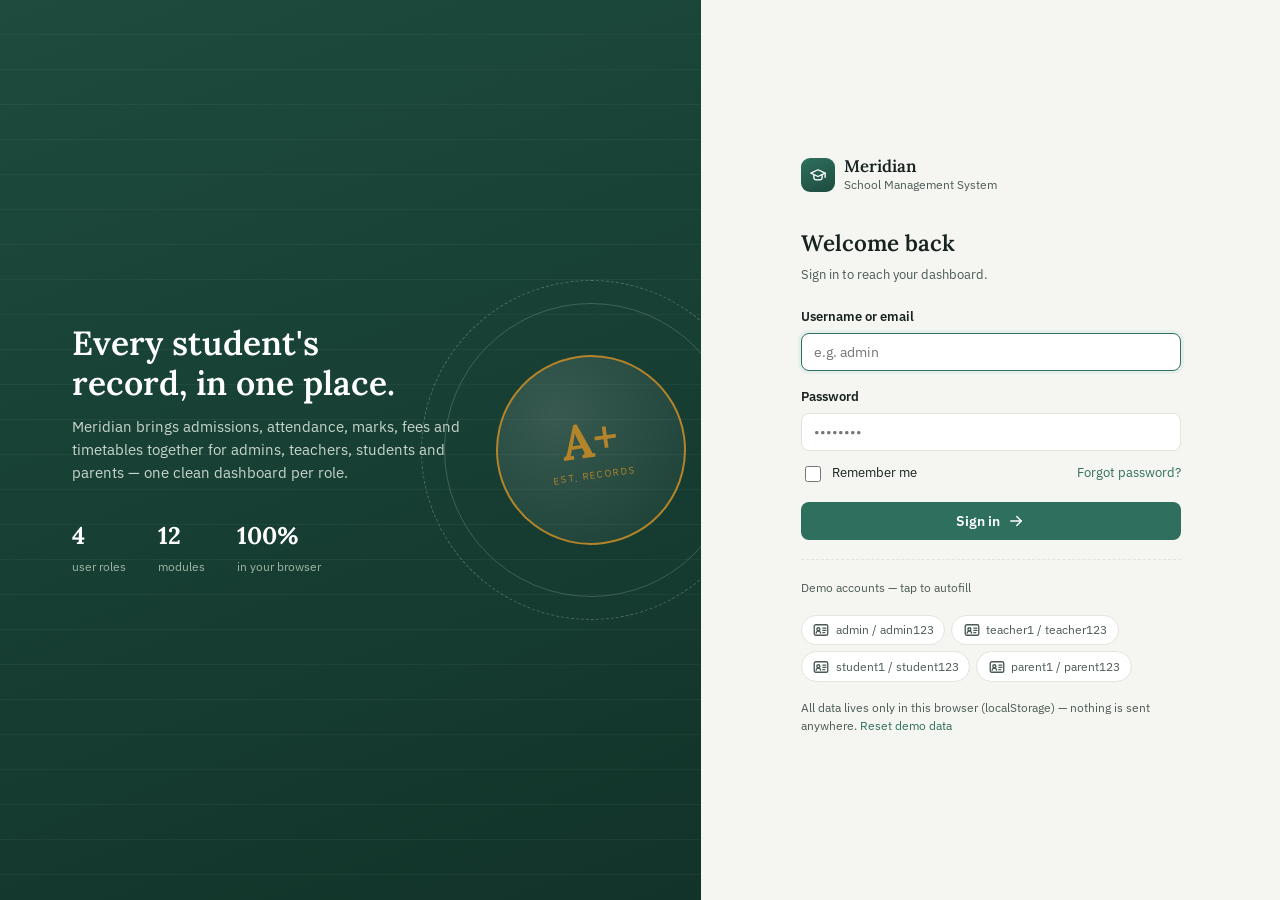
<file: index.html>
<!DOCTYPE html>
<html lang="en">
<head>
<meta charset="UTF-8">
<meta name="viewport" content="width=device-width, initial-scale=1.0">
<title>Sign in · Meridian School Management</title>
<link rel="icon" href="data:image/svg+xml,%3Csvg xmlns='http://www.w3.org/2000/svg' viewBox='0 0 24 24'%3E%3Crect width='24' height='24' rx='6' fill='%231D4B3E'/%3E%3Cpath d='M12 6.5 19 10 12 13.5 5 10z' fill='none' stroke='%23B4842A' stroke-width='1.4' stroke-linejoin='round'/%3E%3Cpath d='M8 11.5v3.3c0 1.1 1.8 2 4 2s4-.9 4-2v-3.3' fill='none' stroke='%23B4842A' stroke-width='1.4'/%3E%3C/svg%3E">
<link rel="preconnect" href="https://fonts.googleapis.com">
<link href="https://fonts.googleapis.com/css2?family=Lora:wght@500;600;700&family=IBM+Plex+Sans:wght@400;500;600;700&family=IBM+Plex+Mono:wght@400;500;600&display=swap" rel="stylesheet">
<link rel="stylesheet" href="css/style.css">
</head>
<body>

<div class="auth-shell">
  <div class="auth-visual">
    <div class="rule-lines"></div>
    <div class="seal">
      <div class="stamp">
        <div class="grade">A+</div>
        <div class="label">Est. Records</div>
      </div>
    </div>
    <div class="content-block">
      <h1>Every student's<br>record, in one place.</h1>
      <p>Meridian brings admissions, attendance, marks, fees and timetables together for admins, teachers, students and parents &mdash; one clean dashboard per role.</p>
      <div class="auth-stats">
        <div><strong>4</strong><span>user roles</span></div>
        <div><strong>12</strong><span>modules</span></div>
        <div><strong>100%</strong><span>in your browser</span></div>
      </div>
    </div>
  </div>

  <div class="auth-form-wrap">
    <div class="auth-card">
      <div class="brand-row">
        <div class="mark"><span data-icon="graduation" data-icon-class="icon-lg"></span></div>
        <div>
          <div style="font-family:var(--font-display); font-weight:600; font-size:1.05rem; line-height:1.2;">Meridian</div>
          <div class="text-xs text-soft">School Management System</div>
        </div>
      </div>

      <h2 style="font-size:1.4rem; margin-bottom:.25rem;">Welcome back</h2>
      <p class="text-sm text-soft" style="margin-bottom:1.4rem;">Sign in to reach your dashboard.</p>

      <div id="formAlert"></div>

      <form id="loginForm">
        <div class="field">
          <label for="username">Username or email</label>
          <input class="input" id="username" name="username" type="text" placeholder="e.g. admin" autocomplete="username" required autofocus>
        </div>
        <div class="field">
          <label for="password">Password</label>
          <input class="input" id="password" name="password" type="password" placeholder="&bull;&bull;&bull;&bull;&bull;&bull;&bull;&bull;" autocomplete="current-password" required>
        </div>
        <div class="flex justify-between items-center mb-2" style="margin-top:-.3rem;">
          <label class="checkbox-row">
            <input type="checkbox" id="remember"> <span class="text-sm">Remember me</span>
          </label>
          <a href="#" class="text-sm" id="forgotLink">Forgot password?</a>
        </div>
        <button type="submit" class="btn btn-primary btn-block">Sign in <span data-icon="arrowRight" data-icon-class="icon-sm"></span></button>
      </form>

      <div class="divider-dashed"></div>
      <p class="text-xs text-soft mb-1">Demo accounts &mdash; tap to autofill</p>
      <div class="demo-creds">
        <button type="button" class="demo-chip" data-user="admin" data-pass="admin123"><span data-icon="idCard" data-icon-class="icon-sm"></span> admin / admin123</button>
        <button type="button" class="demo-chip" data-user="teacher1" data-pass="teacher123"><span data-icon="idCard" data-icon-class="icon-sm"></span> teacher1 / teacher123</button>
        <button type="button" class="demo-chip" data-user="student1" data-pass="student123"><span data-icon="idCard" data-icon-class="icon-sm"></span> student1 / student123</button>
        <button type="button" class="demo-chip" data-user="parent1" data-pass="parent123"><span data-icon="idCard" data-icon-class="icon-sm"></span> parent1 / parent123</button>
      </div>
      <p class="text-xs text-soft mt-2">All data lives only in this browser (localStorage) &mdash; nothing is sent anywhere. <a href="#" id="resetDataLink">Reset demo data</a></p>
    </div>
  </div>
</div>

<script src="js/core/icons.js"></script>
<script src="js/core/db.js"></script>
<script src="js/core/auth.js"></script>
<script src="js/core/ui.js"></script>
<script src="js/pages/login.js"></script>
</body>
</html>
</file>
<file: css/style.css>
/* =============================================================================
   School Management System — Design System
   Pure hand-written CSS. No Bootstrap, no framework. Organized as:
   1. Tokens (colors, type, spacing, radii, shadows)
   2. Reset & base
   3. Layout shell (sidebar / topbar / content)
   4. Typography
   5. Buttons
   6. Forms
   7. Cards & stat cards
   8. Tables
   9. Badges & chips
   10. Modal
   11. Toast
   12. Tabs
   13. Charts (hand-rolled SVG containers)
   14. Avatars
   15. Login screen
   16. Empty states / misc
   17. Utilities
   18. Print
   ============================================================================= */

/* ---------- 1. Tokens ---------- */
:root{
  /* neutrals */
  --ink: #16231F;
  --ink-soft: #4B5B54;
  --paper: #F5F5F1;
  --surface: #FFFFFF;
  --border: #E3E4DC;
  --border-soft: #ECEDE6;

  /* brand */
  --pine: #2F6F5E;
  --pine-deep: #1D4B3E;
  --pine-darker: #123329;
  --pine-light: #E6EFEB;
  --pine-tint: #F1F6F4;

  /* semantic accents */
  --gold: #B4842A;
  --gold-light: #FBF1DD;
  --crimson: #A8384A;
  --crimson-light: #FBEAEC;
  --slate: #3E7CA6;
  --slate-light: #E9F2F8;

  /* type */
  --font-display: 'Lora', Georgia, 'Times New Roman', serif;
  --font-body: 'IBM Plex Sans', -apple-system, BlinkMacSystemFont, 'Segoe UI', sans-serif;
  --font-mono: 'IBM Plex Mono', 'SFMono-Regular', Consolas, monospace;

  /* radii / shadow / motion */
  --radius: 12px;
  --radius-sm: 8px;
  --radius-lg: 18px;
  --shadow-sm: 0 1px 2px rgba(18,51,41,.06);
  --shadow-md: 0 4px 16px rgba(18,51,41,.08);
  --shadow-lg: 0 12px 32px rgba(18,51,41,.14);
  --ease: cubic-bezier(.4,0,.2,1);

  --sidebar-w: 260px;
}

[data-theme="dark"]{
  --ink: #ECEEE9;
  --ink-soft: #A9B3AC;
  --paper: #0F1A16;
  --surface: #16241E;
  --border: #253A31;
  --border-soft: #1E332A;

  --pine: #4F9C84;
  --pine-deep: #3A7D69;
  --pine-darker: #0B1512;
  --pine-light: #1A3129;
  --pine-tint: #17261F;

  --gold: #D9AE5C;
  --gold-light: #2B2415;
  --crimson: #E0808D;
  --crimson-light: #2E1A1E;
  --slate: #7FB2D6;
  --slate-light: #16232C;

  --shadow-sm: 0 1px 2px rgba(0,0,0,.3);
  --shadow-md: 0 4px 20px rgba(0,0,0,.35);
  --shadow-lg: 0 16px 40px rgba(0,0,0,.45);
}

/* ---------- 2. Reset & base ---------- */
*, *::before, *::after{ box-sizing: border-box; }
html{ -webkit-text-size-adjust: 100%; }
body{
  margin:0;
  font-family: var(--font-body);
  background: var(--paper);
  color: var(--ink);
  font-size: 15px;
  line-height: 1.55;
  -webkit-font-smoothing: antialiased;
  transition: background .2s var(--ease), color .2s var(--ease);
}
img{ max-width:100%; display:block; }
a{ color: var(--pine); text-decoration:none; }
a:hover{ text-decoration: underline; }
button{ font-family: inherit; }
ul{ margin:0; padding:0; list-style:none; }
h1,h2,h3,h4,h5,h6{ font-family: var(--font-display); font-weight:600; margin:0 0 .4em; color: var(--ink); }
p{ margin:0 0 .75em; color: var(--ink-soft); }
code, .mono{ font-family: var(--font-mono); }
hr{ border:none; border-top:1px solid var(--border); margin: 1.5rem 0; }
::selection{ background: var(--pine-light); color: var(--pine-darker); }

svg.icon{ width:18px; height:18px; stroke: currentColor; fill:none; stroke-width:1.8; stroke-linecap:round; stroke-linejoin:round; flex-shrink:0; vertical-align:-3px; }
.icon-lg{ width:24px; height:24px; }
.icon-xl{ width:32px; height:32px; }
.icon-sm{ width:14px; height:14px; }

/* ---------- 3. Layout shell ---------- */
.shell{ display:flex; min-height:100vh; }

.sidebar{
  width: var(--sidebar-w);
  flex-shrink:0;
  background: var(--pine-darker);
  color: #C9D6CE;
  position:fixed; top:0; bottom:0; left:0;
  display:flex; flex-direction:column;
  z-index: 100;
  transition: transform .25s var(--ease);
}
.sidebar-brand{
  display:flex; align-items:center; gap:.7rem;
  padding: 1.35rem 1.3rem 1.1rem;
}
.sidebar-brand .mark{
  width:38px; height:38px; border-radius:10px;
  background: linear-gradient(155deg, var(--pine), var(--pine-deep));
  display:flex; align-items:center; justify-content:center;
  color:#fff; box-shadow: var(--shadow-sm);
}
.sidebar-brand .name{ font-family: var(--font-display); font-weight:600; font-size:1.02rem; color:#fff; line-height:1.2; }
.sidebar-brand .name small{ display:block; font-family: var(--font-body); font-weight:400; font-size:.68rem; color:#8DA294; letter-spacing:.03em; text-transform:uppercase; }

.sidebar-nav{ flex:1; overflow-y:auto; padding: .5rem .85rem 1rem; }
.nav-label{
  font-size:.66rem; text-transform:uppercase; letter-spacing:.09em; font-weight:600;
  color: #5E7568; margin: 1.1rem .6rem .4rem;
}
.nav-label:first-child{ margin-top:.3rem; }
.nav-link{
  position:relative;
  display:flex; align-items:center; gap:.65rem;
  padding: .56rem .7rem .56rem .8rem;
  border-radius: 9px;
  color: #C9D6CE;
  font-size:.865rem; font-weight:500;
  margin-bottom:2px;
  cursor:pointer;
  border:none; background:none; width:100%; text-align:left;
  transition: background .15s var(--ease), color .15s var(--ease), padding-left .15s var(--ease);
}
.nav-link svg{ opacity:.8; }
.nav-link:hover{ background: rgba(255,255,255,.06); color:#fff; text-decoration:none; }
.nav-link.active{
  background: rgba(255,255,255,.1); color:#fff;
  padding-left: 1rem;
}
.nav-link.active::before{
  content:""; position:absolute; left:0; top:20%; bottom:20%; width:3px;
  background: var(--gold); border-radius:0 3px 3px 0;
}
.nav-link .count{
  margin-left:auto; font-size:.68rem; background: rgba(255,255,255,.1);
  padding: .1rem .45rem; border-radius:20px; color:#DCE6DF;
}

.sidebar-foot{
  padding: .9rem 1.1rem; border-top:1px solid rgba(255,255,255,.08);
  font-size:.72rem; color:#84998A;
}
.sidebar-foot strong{ color:#EAF0EC; }

.sidebar-scrim{ display:none; }

.main{ margin-left: var(--sidebar-w); flex:1; min-width:0; display:flex; flex-direction:column; }

.topbar{
  background: var(--surface);
  border-bottom:1px solid var(--border);
  padding: .85rem 1.6rem;
  display:flex; align-items:center; justify-content:space-between; gap:1rem;
  position: sticky; top:0; z-index:60;
}
.topbar-title{ font-family: var(--font-display); font-weight:600; font-size:1.12rem; margin:0; }
.topbar-sub{ font-size:.78rem; color: var(--ink-soft); margin-top:1px; }
.topbar-actions{ display:flex; align-items:center; gap:.5rem; }

.menu-toggle{ display:none; }

.content{ padding: 1.6rem; flex:1; max-width:1400px; width:100%; }

@media (max-width: 980px){
  .sidebar{ transform: translateX(-100%); box-shadow: var(--shadow-lg); }
  .sidebar.open{ transform: translateX(0); }
  .main{ margin-left:0; }
  .menu-toggle{ display:inline-flex; }
  .sidebar-scrim.show{
    display:block; position:fixed; inset:0; background: rgba(15,26,22,.45); z-index:90;
  }
}

/* ---------- 4. Typography ---------- */
.eyebrow{ font-size:.72rem; text-transform:uppercase; letter-spacing:.09em; font-weight:600; color: var(--pine); }
.text-soft{ color: var(--ink-soft); }
.text-sm{ font-size:.82rem; }
.text-xs{ font-size:.73rem; }

/* ---------- 5. Buttons ---------- */
.btn{
  display:inline-flex; align-items:center; justify-content:center; gap:.45rem;
  padding: .55rem 1.05rem;
  border-radius: var(--radius-sm);
  font-size:.85rem; font-weight:600;
  border: 1px solid transparent;
  cursor:pointer;
  transition: all .15s var(--ease);
  white-space:nowrap;
}
.btn:disabled{ opacity:.5; cursor:not-allowed; }
.btn-primary{ background: var(--pine); color:#fff; }
.btn-primary:hover{ background: var(--pine-deep); }
.btn-secondary{ background: var(--pine-tint); color: var(--pine-deep); border-color: var(--border); }
.btn-secondary:hover{ background: var(--pine-light); }
.btn-outline{ background: transparent; color: var(--ink); border-color: var(--border); }
.btn-outline:hover{ background: var(--paper); }
.btn-danger{ background: transparent; color: var(--crimson); border-color: var(--crimson-light); }
.btn-danger:hover{ background: var(--crimson-light); }
.btn-danger-solid{ background: var(--crimson); color: #fff; }
.btn-danger-solid:hover{ filter:brightness(.92); }
.btn-ghost{ background: transparent; color: var(--ink-soft); border-color:transparent; }
.btn-ghost:hover{ background: var(--paper); color: var(--ink); }
.btn-sm{ padding:.38rem .7rem; font-size:.78rem; border-radius:7px; }
.btn-icon{ padding:.5rem; width:36px; height:36px; }
.btn-block{ width:100%; }

/* ---------- 6. Forms ---------- */
.field{ margin-bottom: 1rem; }
.field label{ display:block; font-size:.8rem; font-weight:600; margin-bottom:.35rem; color: var(--ink); }
.field .hint{ font-size:.72rem; color: var(--ink-soft); margin-top:.3rem; }
.input, select.input, textarea.input{
  width:100%;
  padding: .58rem .75rem;
  border-radius: var(--radius-sm);
  border: 1px solid var(--border);
  background: var(--surface);
  color: var(--ink);
  font-family: inherit;
  font-size:.87rem;
  transition: border-color .15s var(--ease), box-shadow .15s var(--ease);
}
.input:focus, select.input:focus, textarea.input:focus{
  outline:none; border-color: var(--pine); box-shadow: 0 0 0 3px var(--pine-light);
}
textarea.input{ resize: vertical; min-height:80px; }
.input-row{ display:grid; gap:.85rem; grid-template-columns: repeat(auto-fit, minmax(160px,1fr)); }
.checkbox-row{ display:flex; align-items:center; gap:.5rem; font-size:.85rem; }
.checkbox-row input{ width:16px; height:16px; accent-color: var(--pine); }

.segmented{ display:inline-flex; border:1px solid var(--border); border-radius: var(--radius-sm); overflow:hidden; }
.segmented button{
  border:none; background: var(--surface); color: var(--ink-soft);
  padding:.4rem .75rem; font-size:.78rem; font-weight:600; cursor:pointer;
  border-right:1px solid var(--border);
}
.segmented button:last-child{ border-right:none; }
.segmented button.active{ background: var(--pine); color:#fff; }

.status-picker{ display:flex; flex-wrap:wrap; gap:.4rem; }
.status-picker input{ display:none; }
.status-picker label{
  padding:.36rem .68rem; border-radius:20px; font-size:.74rem; font-weight:600;
  border:1px solid var(--border); cursor:pointer; color: var(--ink-soft);
  transition: all .12s var(--ease);
}
.status-picker input:checked + label.st-present{ background: var(--pine-light); color: var(--pine-deep); border-color: var(--pine); }
.status-picker input:checked + label.st-absent{ background: var(--crimson-light); color: var(--crimson); border-color: var(--crimson); }
.status-picker input:checked + label.st-late{ background: var(--gold-light); color: var(--gold); border-color: var(--gold); }
.status-picker input:checked + label.st-leave{ background: var(--slate-light); color: var(--slate); border-color: var(--slate); }

.search-box{ position:relative; }
.search-box svg{ position:absolute; left:.7rem; top:50%; transform:translateY(-50%); color: var(--ink-soft); }
.search-box input{ padding-left:2.15rem; }

/* ---------- 7. Cards ---------- */
.card{
  background: var(--surface);
  border:1px solid var(--border);
  border-radius: var(--radius);
  box-shadow: var(--shadow-sm);
}
.card-head{
  padding: .95rem 1.2rem;
  border-bottom:1px solid var(--border);
  display:flex; align-items:center; justify-content:space-between; gap:1rem;
}
.card-head h3{ font-size:.98rem; margin:0; }
.card-body{ padding: 1.2rem; }
.card-body-flush{ padding:0; }

.stat-card{
  background: var(--surface); border:1px solid var(--border); border-radius: var(--radius);
  padding: 1.1rem 1.2rem; box-shadow: var(--shadow-sm);
  display:flex; align-items:flex-start; gap:.9rem; height:100%;
}
.stat-icon{
  width:42px; height:42px; border-radius:10px; flex-shrink:0;
  display:flex; align-items:center; justify-content:center; color:#fff;
}
.stat-icon.pine{ background: linear-gradient(155deg, var(--pine), var(--pine-deep)); }
.stat-icon.gold{ background: linear-gradient(155deg, #D8AE55, var(--gold)); }
.stat-icon.crimson{ background: linear-gradient(155deg, #C15E6D, var(--crimson)); }
.stat-icon.slate{ background: linear-gradient(155deg, #5C9BC2, var(--slate)); }
.stat-value{ font-family: var(--font-display); font-size:1.5rem; font-weight:600; line-height:1.15; }
.stat-label{ font-size:.76rem; color: var(--ink-soft); font-weight:500; margin-top:1px; }
.stat-delta{ font-size:.7rem; margin-top:.3rem; font-weight:600; }
.stat-delta.up{ color: var(--pine); }
.stat-delta.down{ color: var(--crimson); }

/* ---------- 8. Tables ---------- */
.table-wrap{ overflow-x:auto; }
table.grid{ width:100%; border-collapse:collapse; }
table.grid th{
  text-align:left; font-size:.68rem; text-transform:uppercase; letter-spacing:.06em;
  color: var(--ink-soft); font-weight:700; padding: .7rem 1rem; border-bottom:1px solid var(--border);
  white-space:nowrap;
}
table.grid td{ padding: .68rem 1rem; border-bottom:1px solid var(--border-soft); font-size:.85rem; vertical-align:middle; }
table.grid tbody tr{ transition: background .12s var(--ease); }
table.grid tbody tr:hover{ background: var(--pine-tint); }
table.grid tbody tr:last-child td{ border-bottom:none; }
.cell-primary{ font-weight:600; }
.cell-muted{ color: var(--ink-soft); font-size:.78rem; }
.row-actions{ display:flex; gap:.35rem; justify-content:flex-end; }

/* ---------- 9. Badges & chips ---------- */
.badge{ display:inline-flex; align-items:center; gap:.3rem; padding: .22rem .6rem; border-radius:20px; font-size:.7rem; font-weight:700; }
.badge-present, .badge-active, .badge-paid{ background: var(--pine-light); color: var(--pine-deep); }
.badge-absent, .badge-inactive-danger{ background: var(--crimson-light); color: var(--crimson); }
.badge-late, .badge-pending{ background: var(--gold-light); color: var(--gold); }
.badge-leave, .badge-info{ background: var(--slate-light); color: var(--slate); }
.badge-inactive{ background: var(--border-soft); color: var(--ink-soft); }

.chip{
  display:inline-flex; align-items:center; gap:.3rem;
  background: var(--pine-tint); color: var(--pine-deep);
  padding:.25rem .6rem; border-radius:20px; font-size:.73rem; font-weight:600;
}
.chip.gold{ background: var(--gold-light); color: var(--gold); }
.chip-outline{ background:transparent; border:1px solid var(--border); color: var(--ink-soft); }

.grade-stamp{
  display:inline-flex; align-items:center; justify-content:center;
  width:34px; height:34px; border-radius:50%;
  border:2px solid var(--gold); color: var(--gold);
  font-family: var(--font-display); font-weight:700; font-size:.78rem;
  transform: rotate(-6deg);
}

/* ---------- 10. Modal ---------- */
.modal-backdrop{
  position:fixed; inset:0; background: rgba(15,26,22,.5);
  display:flex; align-items:flex-start; justify-content:center;
  padding: 4vh 1rem; overflow-y:auto;
  z-index:200; opacity:0; pointer-events:none;
  transition: opacity .18s var(--ease);
}
.modal-backdrop.show{ opacity:1; pointer-events:auto; }
.modal{
  background: var(--surface); border-radius: var(--radius-lg); box-shadow: var(--shadow-lg);
  width:100%; max-width:560px;
  transform: translateY(-12px) scale(.98); transition: transform .18s var(--ease);
  max-height: 92vh; display:flex; flex-direction:column;
}
.modal-backdrop.show .modal{ transform: translateY(0) scale(1); }
.modal.modal-lg{ max-width:800px; }
.modal-head{ padding: 1.1rem 1.3rem; border-bottom:1px solid var(--border); display:flex; align-items:center; justify-content:space-between; }
.modal-head h3{ margin:0; font-size:1.05rem; }
.modal-body{ padding: 1.3rem; overflow-y:auto; }
.modal-foot{ padding: 1rem 1.3rem; border-top:1px solid var(--border); display:flex; justify-content:flex-end; gap:.6rem; }
.modal-close{ border:none; background:none; cursor:pointer; color: var(--ink-soft); padding:.3rem; border-radius:6px; }
.modal-close:hover{ background: var(--paper); color: var(--ink); }

/* ---------- 11. Toast ---------- */
.toast-stack{ position:fixed; top:1.1rem; right:1.1rem; z-index:400; display:flex; flex-direction:column; gap:.5rem; }
.toast{
  display:flex; align-items:flex-start; gap:.6rem;
  background: var(--surface); border:1px solid var(--border); border-left:3px solid var(--pine);
  box-shadow: var(--shadow-md); border-radius: var(--radius-sm);
  padding:.7rem .9rem; min-width:260px; max-width:340px;
  font-size:.83rem;
  animation: toast-in .2s var(--ease);
}
.toast.success{ border-left-color: var(--pine); }
.toast.error{ border-left-color: var(--crimson); }
.toast.info{ border-left-color: var(--slate); }
@keyframes toast-in{ from{ opacity:0; transform: translateX(12px);} to{ opacity:1; transform:translateX(0);} }

/* ---------- 12. Tabs ---------- */
.tabs{ display:flex; gap:.3rem; border-bottom:1px solid var(--border); margin-bottom:1.1rem; overflow-x:auto; }
.tab{
  border:none; background:none; padding:.6rem .9rem; font-size:.82rem; font-weight:600;
  color: var(--ink-soft); cursor:pointer; border-bottom:2px solid transparent; white-space:nowrap;
}
.tab.active{ color: var(--pine-deep); border-bottom-color: var(--pine); }

/* ---------- 13. Charts ---------- */
.chart-box{ width:100%; }
.chart-box svg{ width:100%; height:auto; display:block; overflow:visible; }
.chart-legend{ display:flex; flex-wrap:wrap; gap:.9rem; margin-top:.8rem; font-size:.75rem; color: var(--ink-soft); }
.chart-legend span{ display:inline-flex; align-items:center; gap:.4rem; }
.chart-legend i{ width:9px; height:9px; border-radius:2px; display:inline-block; }

/* ---------- 14. Avatars ---------- */
.avatar{
  border-radius:50%; object-fit:cover; flex-shrink:0;
  display:inline-flex; align-items:center; justify-content:center;
  background: linear-gradient(155deg, var(--pine), var(--pine-deep));
  color:#fff; font-weight:600; font-family: var(--font-display);
  border: 2px solid var(--surface); box-shadow: 0 0 0 1px var(--border);
}
.avatar-xs{ width:28px; height:28px; font-size:.66rem; }
.avatar-sm{ width:36px; height:36px; font-size:.76rem; }
.avatar-md{ width:60px; height:60px; font-size:1.15rem; }
.avatar-lg{ width:104px; height:104px; font-size:1.9rem; border-width:3px; }

/* ---------- 15. Login screen ---------- */
.auth-shell{ min-height:100vh; display:flex; background: var(--paper); }
.auth-visual{
  flex:1.05; position:relative; overflow:hidden;
  background: linear-gradient(160deg, var(--pine-deep), var(--pine-darker));
  color:#fff; display:flex; flex-direction:column; justify-content:center;
  padding: 4.5rem;
}
.auth-visual .rule-lines{
  position:absolute; inset:0; opacity:.08;
  background-image: repeating-linear-gradient(to bottom, transparent, transparent 34px, #fff 35px);
}
.auth-visual .seal{
  position:absolute; right:-60px; top:50%; transform:translateY(-50%);
  width:340px; height:340px; border-radius:50%;
  border:1.5px dashed rgba(255,255,255,.25);
  display:flex; align-items:center; justify-content:center;
}
.auth-visual .seal::before{
  content:""; position:absolute; inset:22px; border-radius:50%; border:1px solid rgba(255,255,255,.18);
}
.auth-visual .seal .stamp{
  width:190px; height:190px; border-radius:50%;
  background: radial-gradient(circle at 35% 30%, rgba(255,255,255,.14), rgba(255,255,255,.02));
  border:2px solid var(--gold);
  display:flex; align-items:center; justify-content:center; flex-direction:column;
  color: var(--gold); text-align:center; transform: rotate(-8deg);
}
.auth-visual .seal .stamp .grade{ font-family:var(--font-display); font-size:3rem; font-weight:700; line-height:1; }
.auth-visual .seal .stamp .label{ font-size:.6rem; letter-spacing:.15em; text-transform:uppercase; margin-top:.3rem; }
.auth-visual .content-block{ position:relative; z-index:2; max-width:420px; }
.auth-visual h1{ color:#fff; font-size:2.1rem; line-height:1.2; margin-bottom:.7rem; }
.auth-visual p{ color:#C7D6CC; }
.auth-stats{ display:flex; gap:2rem; margin-top:2rem; }
.auth-stats div strong{ display:block; font-family:var(--font-display); font-size:1.5rem; color:#fff; }
.auth-stats div span{ font-size:.72rem; color:#9FB6A8; }

.auth-form-wrap{ flex:1; display:flex; align-items:center; justify-content:center; padding:2.5rem 1.5rem; }
.auth-card{ width:100%; max-width:380px; }
.auth-card .brand-row{ display:flex; align-items:center; gap:.6rem; margin-bottom:2rem; }
.auth-card .brand-row .mark{
  width:34px; height:34px; border-radius:9px; color:#fff;
  background: linear-gradient(155deg, var(--pine), var(--pine-deep));
  display:flex; align-items:center; justify-content:center;
}
.demo-creds{ display:flex; flex-wrap:wrap; gap:.4rem; margin-top:1.1rem; }
.demo-chip{
  border:1px solid var(--border); background: var(--surface); border-radius:20px;
  padding:.32rem .65rem; font-size:.72rem; cursor:pointer; color: var(--ink-soft);
  display:inline-flex; align-items:center; gap:.35rem; transition: all .12s var(--ease);
}
.demo-chip:hover{ border-color: var(--pine); color: var(--pine-deep); background: var(--pine-tint); }

/* ---------- 16. Empty states / misc ---------- */
.empty{ text-align:center; padding: 2.6rem 1rem; color: var(--ink-soft); }
.empty svg{ width:38px; height:38px; opacity:.35; margin-bottom:.6rem; }
.empty p{ margin:0; font-size:.85rem; }

.divider-dashed{ border-top:1px dashed var(--border); margin:1.2rem 0; }

.progress{ height:7px; border-radius:20px; background: var(--border-soft); overflow:hidden; }
.progress > div{ height:100%; background: linear-gradient(90deg, var(--pine), var(--pine-deep)); border-radius:20px; }

.pager{ display:flex; align-items:center; justify-content:center; gap:.3rem; margin-top:1.1rem; }
.pager button{
  border:1px solid var(--border); background: var(--surface); width:32px; height:32px; border-radius:8px;
  font-size:.8rem; font-weight:600; cursor:pointer; color: var(--ink-soft);
}
.pager button.active{ background: var(--pine); color:#fff; border-color: var(--pine); }
.pager button:hover:not(.active){ background: var(--paper); }

/* ---------- 17. Utilities ---------- */
.flex{ display:flex; }
.flex-col{ display:flex; flex-direction:column; }
.items-center{ align-items:center; }
.justify-between{ justify-content:space-between; }
.gap-1{ gap:.4rem; } .gap-2{ gap:.7rem; } .gap-3{ gap:1.1rem; }
.grid{ display:grid; gap:1.1rem; }
.grid-2{ grid-template-columns: repeat(2,1fr); }
.grid-3{ grid-template-columns: repeat(3,1fr); }
.grid-4{ grid-template-columns: repeat(4,1fr); }
.grid-stats{ grid-template-columns: repeat(auto-fit, minmax(190px,1fr)); }
.grid-12{ grid-template-columns: repeat(12,1fr); }
.col-span-4{ grid-column: span 4; } .col-span-5{ grid-column: span 5; }
.col-span-7{ grid-column: span 7; } .col-span-8{ grid-column: span 8; }
.col-span-12{ grid-column: span 12; }
@media (max-width: 900px){
  .grid-2, .grid-3, .grid-4{ grid-template-columns: 1fr; }
  .col-span-4, .col-span-5, .col-span-7, .col-span-8{ grid-column: span 12; }
}
.mt-0{ margin-top:0; } .mb-0{ margin-bottom:0; }
.mt-1{ margin-top:.6rem; } .mb-1{ margin-bottom:.6rem; }
.mt-2{ margin-top:1.1rem; } .mb-2{ margin-bottom:1.1rem; }
.w-full{ width:100%; }
.hidden{ display:none !important; }
.view{ display:none; }
.view.active{ display:block; }
.text-right{ text-align:right; }
.text-center{ text-align:center; }
.clickable{ cursor:pointer; }
.rounded-img{ border-radius: var(--radius-sm); }

/* ---------- 18. Print ---------- */
@media print{
  .sidebar, .topbar, .no-print, .modal-backdrop{ display:none !important; }
  .main{ margin-left:0 !important; }
  body{ background:#fff; }
  .content{ padding:0; }
  .card{ box-shadow:none; border:1px solid #ccc; }
}
</file>
